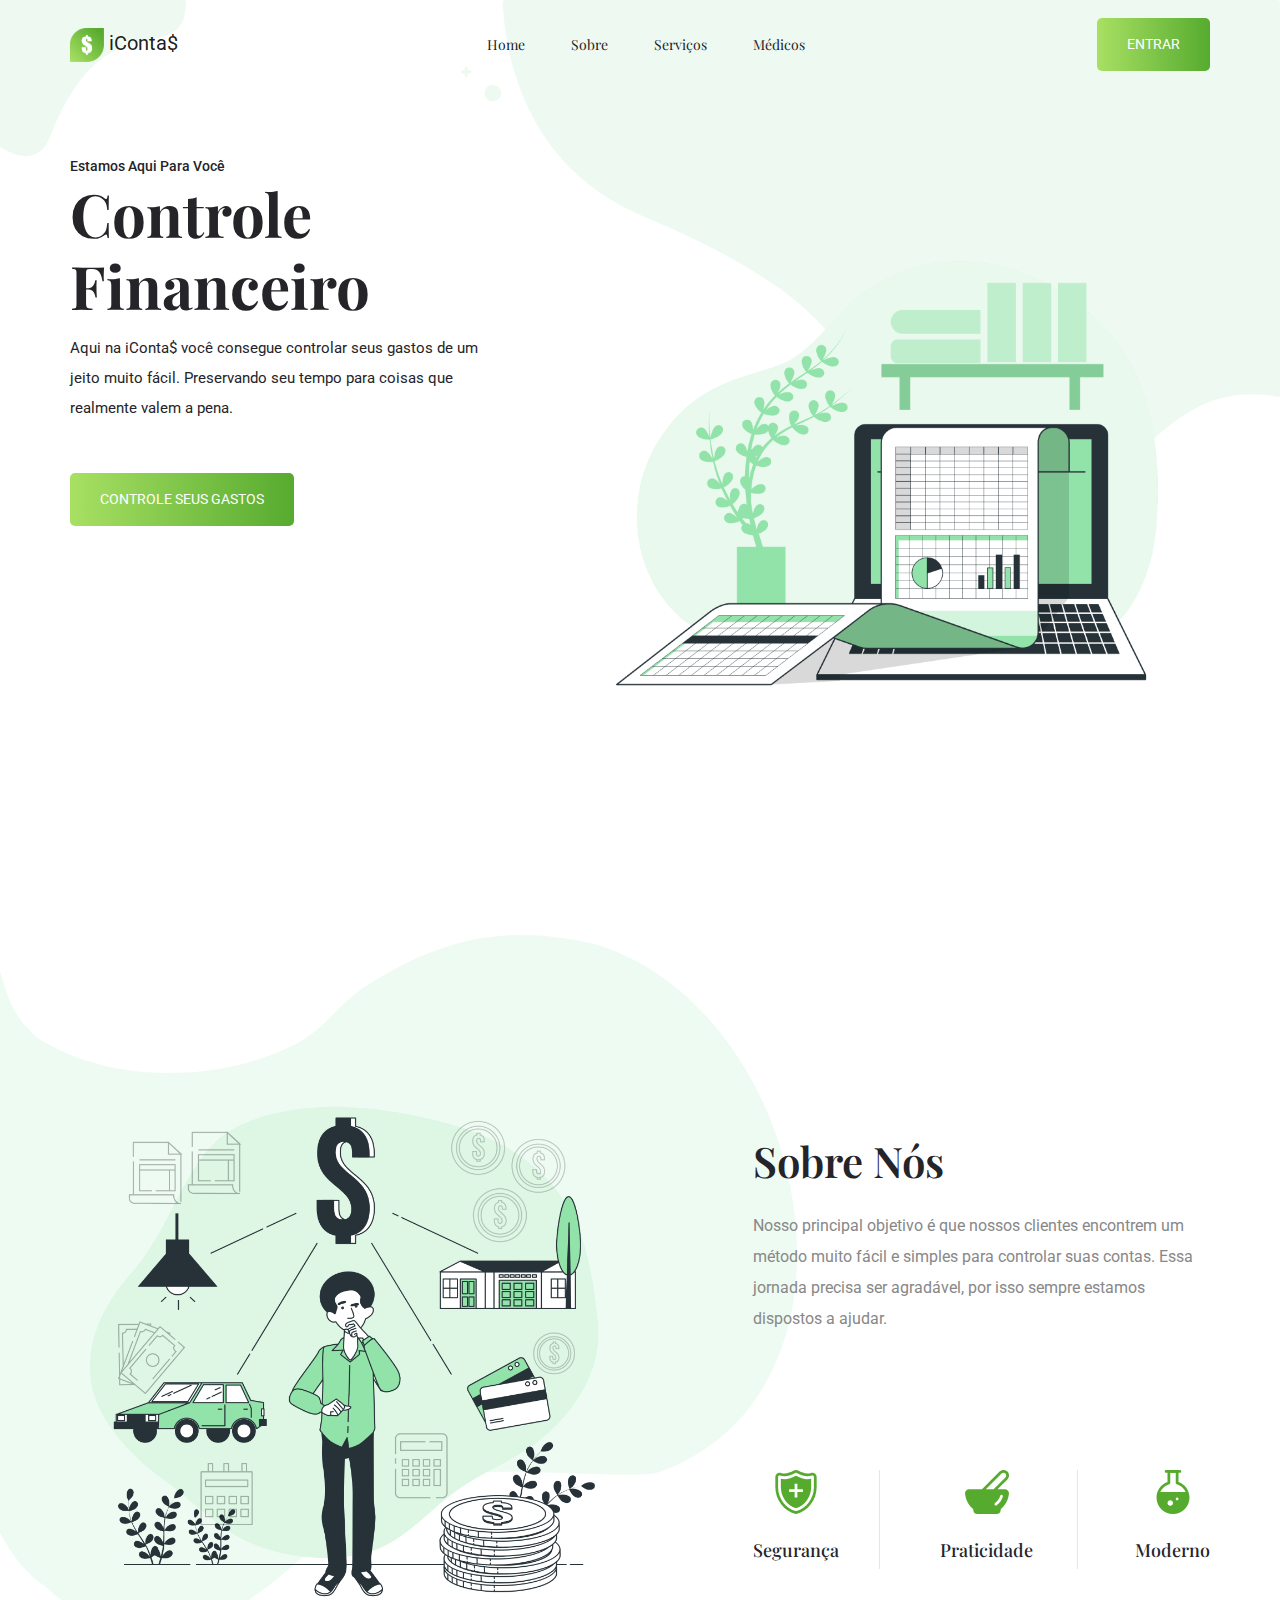
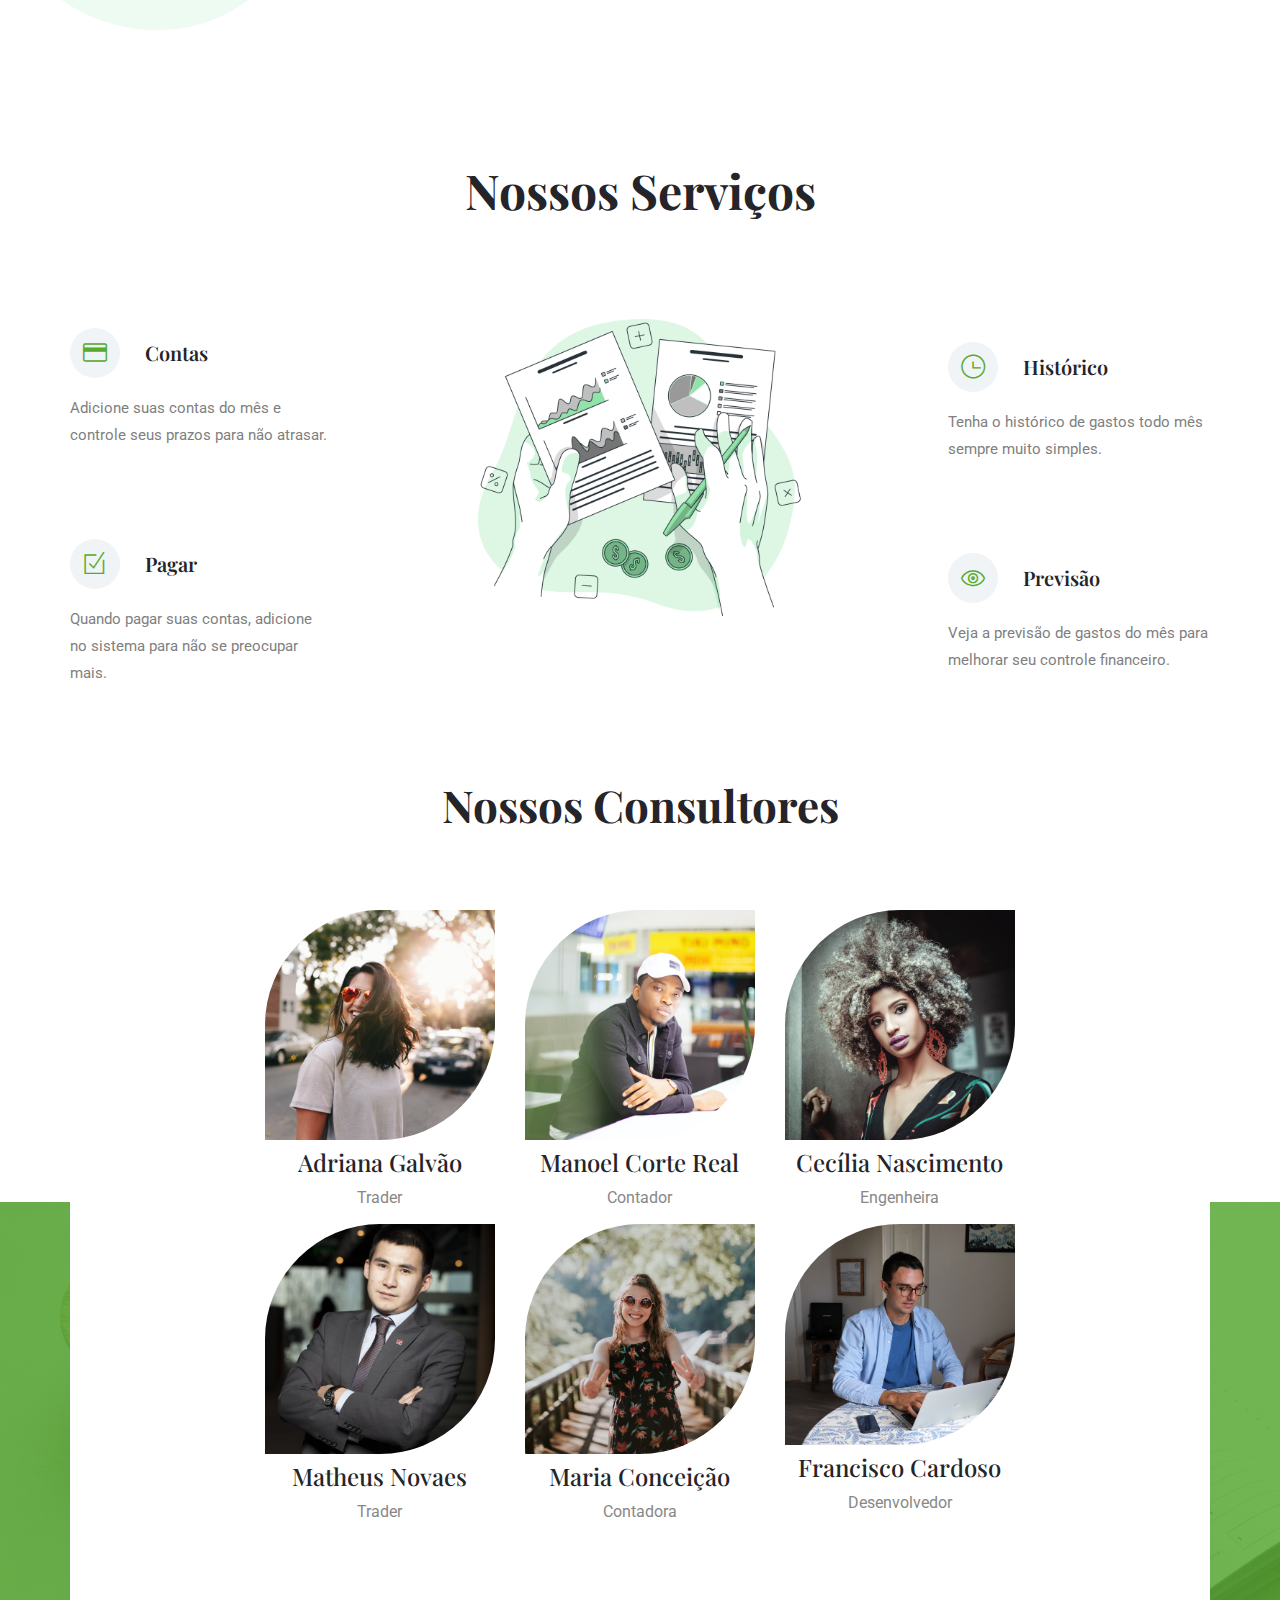
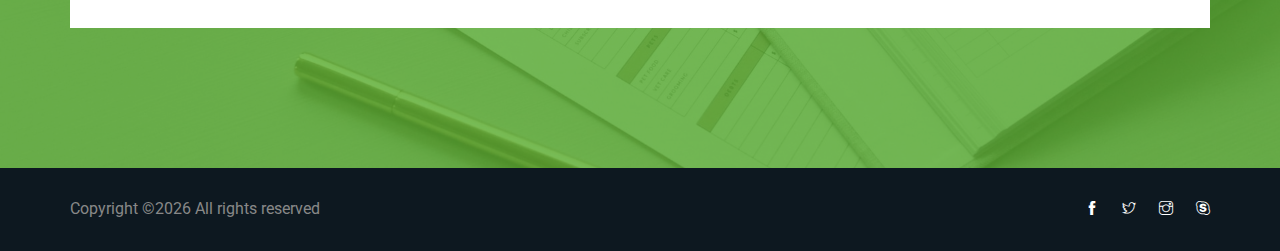
<file: templates/index.html>
<!DOCTYPE html>
<html>
    <head>
        <!-- Required meta tags -->
        <meta charset="utf-8">
        <meta name="viewport" content="width=device-width, initial-scale=1, shrink-to-fit=no">
        <meta name="description" content="Nosso principal objetivo é que nossos pacientes encontrem o médico perfeito e agende uma consulta do modo mais fácil possível. Essa jornada precisa ser agradável, por isso sempre estamos dispostos a ajudar." />
        <meta name="keywords" content="medico, agendar, consulta, online, agendar consulta, clinica"/>
        <meta name="author" content="Eduardo Nascimento"/>
        <title>iConta$ | Controle de Gastos</title>
        <link rel="icon" href="/static/img/landing/favicon.png">
        <!-- Bootstrap CSS -->
        <link rel="stylesheet" href="/static/css/bootstrap.min.css">
        <!-- themify CSS -->
        <link rel="stylesheet" href="/static/css/landing/themify-icons.css">
        <!-- style CSS -->
        <link rel="stylesheet" href="/static/css/landing/app.css">
    </head>
    <body>
        <!--::header part start::-->
        <header class="main_menu home_menu">
            <div class="container">
                <div class="row align-items-center">
                    <div class="col-lg-12">
                        <nav class="navbar navbar-expand-lg navbar-light">
                            <a class="navbar-brand" href="/"> <img src="/static/img/landing/logo.png" width="34"
                                    alt="logo"> iConta$
                            </a>
                            <button class="navbar-toggler" type="button" data-toggle="collapse"
                                data-target="#navbarSupportedContent" aria-controls="navbarSupportedContent"
                                aria-expanded="false" aria-label="Toggle navigation">
                                <span class="navbar-toggler-icon"></span>
                            </button>

                            <div class="collapse navbar-collapse main-menu-item justify-content-center"
                                id="navbarSupportedContent">
                                <ul class="navbar-nav align-items-center">
                                    <li class="nav-item active">
                                        <a class="nav-link" href="#">Home</a>
                                    </li>
                                    <li class="nav-item">
                                        <a class="nav-link" href="#about">Sobre</a>
                                    </li>
                                    <li class="nav-item">
                                        <a class="nav-link" href="#services">Serviços</a>
                                    </li>
                                    <li class="nav-item">
                                        <a class="nav-link" href="#doctors">Médicos</a>
                                    </li>
                                </ul>
                            </div>
                            <a class="btn_2 d-none d-lg-block" href="/login">Entrar</a>
                        </nav>
                    </div>
                </div>
            </div>
        </header>
        <!-- Header part end-->

        <!-- banner part start-->
        <section class="banner_part">
            <div class="container">
                <div class="row align-items-center">
                    <div class="col-lg-5 col-xl-5">
                        <div class="banner_text">
                            <div class="banner_text_iner">
                                <h5>Estamos aqui para você</h5>
                                <h1>Controle Financeiro</h1>
                                <p>Aqui na iConta$ você consegue controlar seus gastos
                                    de um jeito muito fácil. Preservando seu tempo
                                    para coisas que realmente valem a pena.</p>
                                <a href="/login" class="btn_2">Controle seus gastos</a>
                            </div>
                        </div>
                    </div>
                    <div class="col-lg-7">
                        <div class="banner_img">
                            <img src="/static/img/landing/header-image.png" alt="">
                        </div>
                    </div>
                </div>
            </div>
        </section>
        <!-- banner part start-->

        <!-- about us part start-->
        <section class="about_us padding_top" id="about">
            <div class="container">
                <div class="row justify-content-between align-items-center">
                    <div class="col-md-6 col-lg-6">
                        <div class="about_us_img">
                            <img src="/static/img/landing/about-image.png" alt="">
                        </div>
                    </div>
                    <div class="col-md-6 col-lg-5">
                        <div class="about_us_text">
                            <h2>Sobre Nós</h2>
                            <p>Nosso principal objetivo é que nossos clientes encontrem um método
                                muito fácil e simples para controlar suas contas. Essa jornada
                                precisa ser agradável, por isso sempre estamos dispostos a ajudar. </p>
                            <div class="banner_item">
                                <div class="single_item">
                                    <img src="/static/img/landing/icon/banner_1.svg" alt="">
                                    <h5>Segurança</h5>
                                </div>
                                <div class="single_item">
                                    <img src="/static/img/landing/icon/banner_2.svg" alt="">
                                    <h5>Praticidade</h5>
                                </div>
                                <div class="single_item">
                                    <img src="/static/img/landing/icon/banner_3.svg" alt="">
                                    <h5>Moderno</h5>
                                </div>
                            </div>
                        </div>
                    </div>
                </div>
            </div>
        </section>
        <!-- about us part end-->

        <!-- feature_part start-->
        <section class="feature_part" id="services">
            <div class="container">
                <div class="row justify-content-center">
                    <div class="col-xl-8">
                        <div class="section_tittle text-center">
                            <h2>Nossos Serviços</h2>
                        </div>
                    </div>
                </div>
                <div class="row justify-content-between align-items-center">
                    <div class="col-lg-3 col-sm-12">
                        <div class="single_feature">
                            <div class="single_feature_part">
                                <span class="single_feature_icon">
                                    <i class="ti-credit-card"></i>
                                </span>
                                <h4>Contas</h4>
                                <p>Adicione suas contas do mês
                                    e controle seus prazos para
                                    não atrasar.</p>
                            </div>
                        </div>
                        <div class="single_feature">
                            <div class="single_feature_part">
                                <span class="single_feature_icon">
                                    <i class="ti-check-box"></i>
                                </span>
                                <h4>Pagar</h4>
                                <p>Quando pagar suas contas,
                                    adicione no sistema para
                                    não se preocupar mais.</p>
                            </div>
                        </div>
                    </div>
                    <div class="col-lg-4 col-sm-12">
                        <div class="single_feature_img">
                            <img src="/static/img/landing/services-image.png" alt="">
                        </div>
                    </div>
                    <div class="col-lg-3 col-sm-12">
                        <div class="single_feature">
                            <div class="single_feature_part">
                                <span class="single_feature_icon">
                                    <i class="ti-time"></i>
                                </span>
                                <h4>Histórico</h4>
                                <p>Tenha o histórico de
                                    gastos todo mês sempre
                                    muito simples.
                                </p>
                            </div>
                        </div>
                        <div class="single_feature">
                            <div class="single_feature_part">
                                <span class="single_feature_icon">
                                    <i class="ti-eye"></i>
                                </span>
                                <h4>Previsão</h4>
                                <p>Veja a previsão de gastos
                                    do mês para melhorar seu
                                    controle financeiro.</p>
                            </div>
                        </div>
                    </div>
                </div>
            </div>
        </section>
        <!-- feature_part start-->

        <!-- our depertment part start-->
        <section class="our_depertment section_padding" id="doctors">
            <div class="container">
                <div class="row justify-content-center text-center">
                    <div class="col-xl-12">
                        <div class="depertment_content">
                            <div class="row justify-content-center">
                                <div class="col-xl-8">
                                    <h2>Nossos Consultores</h2>
                                    <div class="row">
                                        <div class="col-lg-4 col-sm-4">
                                            <img class="img-shape" src="/static/img/pictures/woman-1.jpg" alt="doctor">
                                            <h3>Adriana Galvão</h3>
                                            <p>Trader</p>
                                        </div>
                                        <div class="col-lg-4 col-sm-4">
                                            <img class="img-shape" src="/static/img/pictures/man-1.jpg" alt="doctor">
                                            <h3>Manoel Corte Real</h3>
                                            <p>Contador</p>
                                        </div>
                                        <div class="col-lg-4 col-sm-4">
                                            <img class="img-shape" src="/static/img/pictures/woman-2.jpg" alt="doctor">
                                            <h3>Cecília Nascimento</h3>
                                            <p>Engenheira</p>
                                        </div>
                                        <div class="col-lg-4 col-sm-4">
                                            <img class="img-shape" src="/static/img/pictures/man-2.jpg" alt="doctor">
                                            <h3>Matheus Novaes</h3>
                                            <p>Trader</p>
                                        </div>
                                        <div class="col-lg-4 col-sm-4">
                                            <img class="img-shape" src="/static/img/pictures/woman-3.jpg" alt="doctor">
                                            <h3>Maria Conceição</h3>
                                            <p>Contadora</p>
                                        </div>
                                        <div class="col-lg-4 col-sm-4">
                                            <img class="img-shape" src="/static/img/pictures/man-3.jpg" alt="doctor">
                                            <h3>Francisco Cardoso</h3>
                                            <p>Desenvolvedor</p>
                                        </div>
                                    </div>
                                </div>
                            </div>

                        </div>
                    </div>
                </div>
            </div>
        </section>
        <!-- our depertment part end-->

        <!-- footer part start-->
        <footer class="footer-area">
            <div class="copyright_part">
                <div class="container">
                    <div class="row align-items-center">
                        <p class="footer-text m-0 col-lg-8 col-md-12">
                            Copyright &copy;<script>
                                document.write(new Date().getFullYear());
                            </script> All rights reserved
                        </p>
                        <div class="col-lg-4 col-md-12 text-center text-lg-right footer-social">
                            <a href="#"><i class="ti-facebook"></i></a>
                            <a href="#"> <i class="ti-twitter"></i> </a>
                            <a href="#"><i class="ti-instagram"></i></a>
                            <a href="#"><i class="ti-skype"></i></a>
                        </div>
                    </div>
                </div>
            </div>
        </footer>
        <!-- footer part end-->

        <!-- jquery plugins here-->
        <script src="/static/js/landing/jquery-1.12.1.min.js"></script>
        <!-- custom js -->
        <script src="/static/js/landing/custom.js"></script>
    </body>
</html>
</file>
<file: static/css/landing/themify-icons.css>
@font-face {
	font-family: 'themify';
	src:url('../../fonts/landing/themify.eot?-fvbane');
	src:url('../../fonts/landing/themify.eot?#iefix-fvbane') format('embedded-opentype'),
		url('../../fonts/landing/themify.woff?-fvbane') format('woff'),
		url('../../fonts/landing/themify.ttf?-fvbane') format('truetype'),
		url('../../fonts/landing/themify.svg?-fvbane#themify') format('svg');
	font-weight: normal;
	font-style: normal;
}

[class^="ti-"], [class*=" ti-"] {
	font-family: 'themify';
	font-style: normal;
	font-weight: normal;
	font-variant: normal;
	text-transform: none;
	line-height: 1;

	/* Better Font Rendering =========== */
	-webkit-font-smoothing: antialiased;
	-moz-osx-font-smoothing: grayscale;
}

.ti-wand:before {
	content: "\e600";
}
.ti-volume:before {
	content: "\e601";
}
.ti-user:before {
	content: "\e602";
}
.ti-unlock:before {
	content: "\e603";
}
.ti-unlink:before {
	content: "\e604";
}
.ti-trash:before {
	content: "\e605";
}
.ti-thought:before {
	content: "\e606";
}
.ti-target:before {
	content: "\e607";
}
.ti-tag:before {
	content: "\e608";
}
.ti-tablet:before {
	content: "\e609";
}
.ti-star:before {
	content: "\e60a";
}
.ti-spray:before {
	content: "\e60b";
}
.ti-signal:before {
	content: "\e60c";
}
.ti-shopping-cart:before {
	content: "\e60d";
}
.ti-shopping-cart-full:before {
	content: "\e60e";
}
.ti-settings:before {
	content: "\e60f";
}
.ti-search:before {
	content: "\e610";
}
.ti-zoom-in:before {
	content: "\e611";
}
.ti-zoom-out:before {
	content: "\e612";
}
.ti-cut:before {
	content: "\e613";
}
.ti-ruler:before {
	content: "\e614";
}
.ti-ruler-pencil:before {
	content: "\e615";
}
.ti-ruler-alt:before {
	content: "\e616";
}
.ti-bookmark:before {
	content: "\e617";
}
.ti-bookmark-alt:before {
	content: "\e618";
}
.ti-reload:before {
	content: "\e619";
}
.ti-plus:before {
	content: "\e61a";
}
.ti-pin:before {
	content: "\e61b";
}
.ti-pencil:before {
	content: "\e61c";
}
.ti-pencil-alt:before {
	content: "\e61d";
}
.ti-paint-roller:before {
	content: "\e61e";
}
.ti-paint-bucket:before {
	content: "\e61f";
}
.ti-na:before {
	content: "\e620";
}
.ti-mobile:before {
	content: "\e621";
}
.ti-minus:before {
	content: "\e622";
}
.ti-medall:before {
	content: "\e623";
}
.ti-medall-alt:before {
	content: "\e624";
}
.ti-marker:before {
	content: "\e625";
}
.ti-marker-alt:before {
	content: "\e626";
}
.ti-arrow-up:before {
	content: "\e627";
}
.ti-arrow-right:before {
	content: "\e628";
}
.ti-arrow-left:before {
	content: "\e629";
}
.ti-arrow-down:before {
	content: "\e62a";
}
.ti-lock:before {
	content: "\e62b";
}
.ti-location-arrow:before {
	content: "\e62c";
}
.ti-link:before {
	content: "\e62d";
}
.ti-layout:before {
	content: "\e62e";
}
.ti-layers:before {
	content: "\e62f";
}
.ti-layers-alt:before {
	content: "\e630";
}
.ti-key:before {
	content: "\e631";
}
.ti-import:before {
	content: "\e632";
}
.ti-image:before {
	content: "\e633";
}
.ti-heart:before {
	content: "\e634";
}
.ti-heart-broken:before {
	content: "\e635";
}
.ti-hand-stop:before {
	content: "\e636";
}
.ti-hand-open:before {
	content: "\e637";
}
.ti-hand-drag:before {
	content: "\e638";
}
.ti-folder:before {
	content: "\e639";
}
.ti-flag:before {
	content: "\e63a";
}
.ti-flag-alt:before {
	content: "\e63b";
}
.ti-flag-alt-2:before {
	content: "\e63c";
}
.ti-eye:before {
	content: "\e63d";
}
.ti-export:before {
	content: "\e63e";
}
.ti-exchange-vertical:before {
	content: "\e63f";
}
.ti-desktop:before {
	content: "\e640";
}
.ti-cup:before {
	content: "\e641";
}
.ti-crown:before {
	content: "\e642";
}
.ti-comments:before {
	content: "\e643";
}
.ti-comment:before {
	content: "\e644";
}
.ti-comment-alt:before {
	content: "\e645";
}
.ti-close:before {
	content: "\e646";
}
.ti-clip:before {
	content: "\e647";
}
.ti-angle-up:before {
	content: "\e648";
}
.ti-angle-right:before {
	content: "\e649";
}
.ti-angle-left:before {
	content: "\e64a";
}
.ti-angle-down:before {
	content: "\e64b";
}
.ti-check:before {
	content: "\e64c";
}
.ti-check-box:before {
	content: "\e64d";
}
.ti-camera:before {
	content: "\e64e";
}
.ti-announcement:before {
	content: "\e64f";
}
.ti-brush:before {
	content: "\e650";
}
.ti-briefcase:before {
	content: "\e651";
}
.ti-bolt:before {
	content: "\e652";
}
.ti-bolt-alt:before {
	content: "\e653";
}
.ti-blackboard:before {
	content: "\e654";
}
.ti-bag:before {
	content: "\e655";
}
.ti-move:before {
	content: "\e656";
}
.ti-arrows-vertical:before {
	content: "\e657";
}
.ti-arrows-horizontal:before {
	content: "\e658";
}
.ti-fullscreen:before {
	content: "\e659";
}
.ti-arrow-top-right:before {
	content: "\e65a";
}
.ti-arrow-top-left:before {
	content: "\e65b";
}
.ti-arrow-circle-up:before {
	content: "\e65c";
}
.ti-arrow-circle-right:before {
	content: "\e65d";
}
.ti-arrow-circle-left:before {
	content: "\e65e";
}
.ti-arrow-circle-down:before {
	content: "\e65f";
}
.ti-angle-double-up:before {
	content: "\e660";
}
.ti-angle-double-right:before {
	content: "\e661";
}
.ti-angle-double-left:before {
	content: "\e662";
}
.ti-angle-double-down:before {
	content: "\e663";
}
.ti-zip:before {
	content: "\e664";
}
.ti-world:before {
	content: "\e665";
}
.ti-wheelchair:before {
	content: "\e666";
}
.ti-view-list:before {
	content: "\e667";
}
.ti-view-list-alt:before {
	content: "\e668";
}
.ti-view-grid:before {
	content: "\e669";
}
.ti-uppercase:before {
	content: "\e66a";
}
.ti-upload:before {
	content: "\e66b";
}
.ti-underline:before {
	content: "\e66c";
}
.ti-truck:before {
	content: "\e66d";
}
.ti-timer:before {
	content: "\e66e";
}
.ti-ticket:before {
	content: "\e66f";
}
.ti-thumb-up:before {
	content: "\e670";
}
.ti-thumb-down:before {
	content: "\e671";
}
.ti-text:before {
	content: "\e672";
}
.ti-stats-up:before {
	content: "\e673";
}
.ti-stats-down:before {
	content: "\e674";
}
.ti-split-v:before {
	content: "\e675";
}
.ti-split-h:before {
	content: "\e676";
}
.ti-smallcap:before {
	content: "\e677";
}
.ti-shine:before {
	content: "\e678";
}
.ti-shift-right:before {
	content: "\e679";
}
.ti-shift-left:before {
	content: "\e67a";
}
.ti-shield:before {
	content: "\e67b";
}
.ti-notepad:before {
	content: "\e67c";
}
.ti-server:before {
	content: "\e67d";
}
.ti-quote-right:before {
	content: "\e67e";
}
.ti-quote-left:before {
	content: "\e67f";
}
.ti-pulse:before {
	content: "\e680";
}
.ti-printer:before {
	content: "\e681";
}
.ti-power-off:before {
	content: "\e682";
}
.ti-plug:before {
	content: "\e683";
}
.ti-pie-chart:before {
	content: "\e684";
}
.ti-paragraph:before {
	content: "\e685";
}
.ti-panel:before {
	content: "\e686";
}
.ti-package:before {
	content: "\e687";
}
.ti-music:before {
	content: "\e688";
}
.ti-music-alt:before {
	content: "\e689";
}
.ti-mouse:before {
	content: "\e68a";
}
.ti-mouse-alt:before {
	content: "\e68b";
}
.ti-money:before {
	content: "\e68c";
}
.ti-microphone:before {
	content: "\e68d";
}
.ti-menu:before {
	content: "\e68e";
}
.ti-menu-alt:before {
	content: "\e68f";
}
.ti-map:before {
	content: "\e690";
}
.ti-map-alt:before {
	content: "\e691";
}
.ti-loop:before {
	content: "\e692";
}
.ti-location-pin:before {
	content: "\e693";
}
.ti-list:before {
	content: "\e694";
}
.ti-light-bulb:before {
	content: "\e695";
}
.ti-Italic:before {
	content: "\e696";
}
.ti-info:before {
	content: "\e697";
}
.ti-infinite:before {
	content: "\e698";
}
.ti-id-badge:before {
	content: "\e699";
}
.ti-hummer:before {
	content: "\e69a";
}
.ti-home:before {
	content: "\e69b";
}
.ti-help:before {
	content: "\e69c";
}
.ti-headphone:before {
	content: "\e69d";
}
.ti-harddrives:before {
	content: "\e69e";
}
.ti-harddrive:before {
	content: "\e69f";
}
.ti-gift:before {
	content: "\e6a0";
}
.ti-game:before {
	content: "\e6a1";
}
.ti-filter:before {
	content: "\e6a2";
}
.ti-files:before {
	content: "\e6a3";
}
.ti-file:before {
	content: "\e6a4";
}
.ti-eraser:before {
	content: "\e6a5";
}
.ti-envelope:before {
	content: "\e6a6";
}
.ti-download:before {
	content: "\e6a7";
}
.ti-direction:before {
	content: "\e6a8";
}
.ti-direction-alt:before {
	content: "\e6a9";
}
.ti-dashboard:before {
	content: "\e6aa";
}
.ti-control-stop:before {
	content: "\e6ab";
}
.ti-control-shuffle:before {
	content: "\e6ac";
}
.ti-control-play:before {
	content: "\e6ad";
}
.ti-control-pause:before {
	content: "\e6ae";
}
.ti-control-forward:before {
	content: "\e6af";
}
.ti-control-backward:before {
	content: "\e6b0";
}
.ti-cloud:before {
	content: "\e6b1";
}
.ti-cloud-up:before {
	content: "\e6b2";
}
.ti-cloud-down:before {
	content: "\e6b3";
}
.ti-clipboard:before {
	content: "\e6b4";
}
.ti-car:before {
	content: "\e6b5";
}
.ti-calendar:before {
	content: "\e6b6";
}
.ti-book:before {
	content: "\e6b7";
}
.ti-bell:before {
	content: "\e6b8";
}
.ti-basketball:before {
	content: "\e6b9";
}
.ti-bar-chart:before {
	content: "\e6ba";
}
.ti-bar-chart-alt:before {
	content: "\e6bb";
}
.ti-back-right:before {
	content: "\e6bc";
}
.ti-back-left:before {
	content: "\e6bd";
}
.ti-arrows-corner:before {
	content: "\e6be";
}
.ti-archive:before {
	content: "\e6bf";
}
.ti-anchor:before {
	content: "\e6c0";
}
.ti-align-right:before {
	content: "\e6c1";
}
.ti-align-left:before {
	content: "\e6c2";
}
.ti-align-justify:before {
	content: "\e6c3";
}
.ti-align-center:before {
	content: "\e6c4";
}
.ti-alert:before {
	content: "\e6c5";
}
.ti-alarm-clock:before {
	content: "\e6c6";
}
.ti-agenda:before {
	content: "\e6c7";
}
.ti-write:before {
	content: "\e6c8";
}
.ti-window:before {
	content: "\e6c9";
}
.ti-widgetized:before {
	content: "\e6ca";
}
.ti-widget:before {
	content: "\e6cb";
}
.ti-widget-alt:before {
	content: "\e6cc";
}
.ti-wallet:before {
	content: "\e6cd";
}
.ti-video-clapper:before {
	content: "\e6ce";
}
.ti-video-camera:before {
	content: "\e6cf";
}
.ti-vector:before {
	content: "\e6d0";
}
.ti-themify-logo:before {
	content: "\e6d1";
}
.ti-themify-favicon:before {
	content: "\e6d2";
}
.ti-themify-favicon-alt:before {
	content: "\e6d3";
}
.ti-support:before {
	content: "\e6d4";
}
.ti-stamp:before {
	content: "\e6d5";
}
.ti-split-v-alt:before {
	content: "\e6d6";
}
.ti-slice:before {
	content: "\e6d7";
}
.ti-shortcode:before {
	content: "\e6d8";
}
.ti-shift-right-alt:before {
	content: "\e6d9";
}
.ti-shift-left-alt:before {
	content: "\e6da";
}
.ti-ruler-alt-2:before {
	content: "\e6db";
}
.ti-receipt:before {
	content: "\e6dc";
}
.ti-pin2:before {
	content: "\e6dd";
}
.ti-pin-alt:before {
	content: "\e6de";
}
.ti-pencil-alt2:before {
	content: "\e6df";
}
.ti-palette:before {
	content: "\e6e0";
}
.ti-more:before {
	content: "\e6e1";
}
.ti-more-alt:before {
	content: "\e6e2";
}
.ti-microphone-alt:before {
	content: "\e6e3";
}
.ti-magnet:before {
	content: "\e6e4";
}
.ti-line-double:before {
	content: "\e6e5";
}
.ti-line-dotted:before {
	content: "\e6e6";
}
.ti-line-dashed:before {
	content: "\e6e7";
}
.ti-layout-width-full:before {
	content: "\e6e8";
}
.ti-layout-width-default:before {
	content: "\e6e9";
}
.ti-layout-width-default-alt:before {
	content: "\e6ea";
}
.ti-layout-tab:before {
	content: "\e6eb";
}
.ti-layout-tab-window:before {
	content: "\e6ec";
}
.ti-layout-tab-v:before {
	content: "\e6ed";
}
.ti-layout-tab-min:before {
	content: "\e6ee";
}
.ti-layout-slider:before {
	content: "\e6ef";
}
.ti-layout-slider-alt:before {
	content: "\e6f0";
}
.ti-layout-sidebar-right:before {
	content: "\e6f1";
}
.ti-layout-sidebar-none:before {
	content: "\e6f2";
}
.ti-layout-sidebar-left:before {
	content: "\e6f3";
}
.ti-layout-placeholder:before {
	content: "\e6f4";
}
.ti-layout-menu:before {
	content: "\e6f5";
}
.ti-layout-menu-v:before {
	content: "\e6f6";
}
.ti-layout-menu-separated:before {
	content: "\e6f7";
}
.ti-layout-menu-full:before {
	content: "\e6f8";
}
.ti-layout-media-right-alt:before {
	content: "\e6f9";
}
.ti-layout-media-right:before {
	content: "\e6fa";
}
.ti-layout-media-overlay:before {
	content: "\e6fb";
}
.ti-layout-media-overlay-alt:before {
	content: "\e6fc";
}
.ti-layout-media-overlay-alt-2:before {
	content: "\e6fd";
}
.ti-layout-media-left-alt:before {
	content: "\e6fe";
}
.ti-layout-media-left:before {
	content: "\e6ff";
}
.ti-layout-media-center-alt:before {
	content: "\e700";
}
.ti-layout-media-center:before {
	content: "\e701";
}
.ti-layout-list-thumb:before {
	content: "\e702";
}
.ti-layout-list-thumb-alt:before {
	content: "\e703";
}
.ti-layout-list-post:before {
	content: "\e704";
}
.ti-layout-list-large-image:before {
	content: "\e705";
}
.ti-layout-line-solid:before {
	content: "\e706";
}
.ti-layout-grid4:before {
	content: "\e707";
}
.ti-layout-grid3:before {
	content: "\e708";
}
.ti-layout-grid2:before {
	content: "\e709";
}
.ti-layout-grid2-thumb:before {
	content: "\e70a";
}
.ti-layout-cta-right:before {
	content: "\e70b";
}
.ti-layout-cta-left:before {
	content: "\e70c";
}
.ti-layout-cta-center:before {
	content: "\e70d";
}
.ti-layout-cta-btn-right:before {
	content: "\e70e";
}
.ti-layout-cta-btn-left:before {
	content: "\e70f";
}
.ti-layout-column4:before {
	content: "\e710";
}
.ti-layout-column3:before {
	content: "\e711";
}
.ti-layout-column2:before {
	content: "\e712";
}
.ti-layout-accordion-separated:before {
	content: "\e713";
}
.ti-layout-accordion-merged:before {
	content: "\e714";
}
.ti-layout-accordion-list:before {
	content: "\e715";
}
.ti-ink-pen:before {
	content: "\e716";
}
.ti-info-alt:before {
	content: "\e717";
}
.ti-help-alt:before {
	content: "\e718";
}
.ti-headphone-alt:before {
	content: "\e719";
}
.ti-hand-point-up:before {
	content: "\e71a";
}
.ti-hand-point-right:before {
	content: "\e71b";
}
.ti-hand-point-left:before {
	content: "\e71c";
}
.ti-hand-point-down:before {
	content: "\e71d";
}
.ti-gallery:before {
	content: "\e71e";
}
.ti-face-smile:before {
	content: "\e71f";
}
.ti-face-sad:before {
	content: "\e720";
}
.ti-credit-card:before {
	content: "\e721";
}
.ti-control-skip-forward:before {
	content: "\e722";
}
.ti-control-skip-backward:before {
	content: "\e723";
}
.ti-control-record:before {
	content: "\e724";
}
.ti-control-eject:before {
	content: "\e725";
}
.ti-comments-smiley:before {
	content: "\e726";
}
.ti-brush-alt:before {
	content: "\e727";
}
.ti-youtube:before {
	content: "\e728";
}
.ti-vimeo:before {
	content: "\e729";
}
.ti-twitter:before {
	content: "\e72a";
}
.ti-time:before {
	content: "\e72b";
}
.ti-tumblr:before {
	content: "\e72c";
}
.ti-skype:before {
	content: "\e72d";
}
.ti-share:before {
	content: "\e72e";
}
.ti-share-alt:before {
	content: "\e72f";
}
.ti-rocket:before {
	content: "\e730";
}
.ti-pinterest:before {
	content: "\e731";
}
.ti-new-window:before {
	content: "\e732";
}
.ti-microsoft:before {
	content: "\e733";
}
.ti-list-ol:before {
	content: "\e734";
}
.ti-linkedin:before {
	content: "\e735";
}
.ti-layout-sidebar-2:before {
	content: "\e736";
}
.ti-layout-grid4-alt:before {
	content: "\e737";
}
.ti-layout-grid3-alt:before {
	content: "\e738";
}
.ti-layout-grid2-alt:before {
	content: "\e739";
}
.ti-layout-column4-alt:before {
	content: "\e73a";
}
.ti-layout-column3-alt:before {
	content: "\e73b";
}
.ti-layout-column2-alt:before {
	content: "\e73c";
}
.ti-instagram:before {
	content: "\e73d";
}
.ti-google:before {
	content: "\e73e";
}
.ti-github:before {
	content: "\e73f";
}
.ti-flickr:before {
	content: "\e740";
}
.ti-facebook:before {
	content: "\e741";
}
.ti-dropbox:before {
	content: "\e742";
}
.ti-dribbble:before {
	content: "\e743";
}
.ti-apple:before {
	content: "\e744";
}
.ti-android:before {
	content: "\e745";
}
.ti-save:before {
	content: "\e746";
}
.ti-save-alt:before {
	content: "\e747";
}
.ti-yahoo:before {
	content: "\e748";
}
.ti-wordpress:before {
	content: "\e749";
}
.ti-vimeo-alt:before {
	content: "\e74a";
}
.ti-twitter-alt:before {
	content: "\e74b";
}
.ti-tumblr-alt:before {
	content: "\e74c";
}
.ti-trello:before {
	content: "\e74d";
}
.ti-stack-overflow:before {
	content: "\e74e";
}
.ti-soundcloud:before {
	content: "\e74f";
}
.ti-sharethis:before {
	content: "\e750";
}
.ti-sharethis-alt:before {
	content: "\e751";
}
.ti-reddit:before {
	content: "\e752";
}
.ti-pinterest-alt:before {
	content: "\e753";
}
.ti-microsoft-alt:before {
	content: "\e754";
}
.ti-linux:before {
	content: "\e755";
}
.ti-jsfiddle:before {
	content: "\e756";
}
.ti-joomla:before {
	content: "\e757";
}
.ti-html5:before {
	content: "\e758";
}
.ti-flickr-alt:before {
	content: "\e759";
}
.ti-email:before {
	content: "\e75a";
}
.ti-drupal:before {
	content: "\e75b";
}
.ti-dropbox-alt:before {
	content: "\e75c";
}
.ti-css3:before {
	content: "\e75d";
}
.ti-rss:before {
	content: "\e75e";
}
.ti-rss-alt:before {
	content: "\e75f";
}
</file>
<file: static/css/landing/app.css>
@import url(https://fonts.googleapis.com/css?family=Playfair+Display:400,700|Roboto:300,400,500,700&display=swap);.btn_1,.btn_2{background-image:linear-gradient(90deg,#a8e063,#56ab2f,#a8e063)}body{font-family:Roboto,sans-serif;padding:0;margin:0;font-size:14px}.message_submit_form:focus{outline:none}input:focus,input:hover{outline:none!important}.gray_bg{background-color:#f7f7f7}.section_padding{padding:140px 0}@media only screen and (min-width:992px) and (max-width:1200px){.section_padding{padding:80px 0}}@media only screen and (min-width:768px) and (max-width:991px){.section_padding{padding:70px 0}}@media (max-width:576px){.section_padding{padding:70px 0}}@media only screen and (min-width:576px) and (max-width:767px){.section_padding{padding:70px 0}}.single_padding_top{padding-top:140px!important}@media only screen and (min-width:992px) and (max-width:1200px){.single_padding_top{padding-top:70px!important}}@media only screen and (min-width:768px) and (max-width:991px){.single_padding_top{padding-top:70px!important}}@media (max-width:576px){.single_padding_top{padding-top:70px!important}}@media only screen and (min-width:576px) and (max-width:767px){.single_padding_top{padding-top:80px!important}}.padding_top{padding-top:140px}@media only screen and (min-width:992px) and (max-width:1200px){.padding_top{padding-top:80px}}@media only screen and (min-width:768px) and (max-width:991px){.padding_top{padding-top:70px}}@media (max-width:576px){.padding_top{padding-top:70px}}@media only screen and (min-width:576px) and (max-width:767px){.padding_top{padding-top:70px}}.padding_bottom{padding-bottom:140px}@media only screen and (min-width:992px) and (max-width:1200px){.padding_bottom{padding-bottom:80px}}@media only screen and (min-width:768px) and (max-width:991px){.padding_bottom{padding-bottom:70px}}@media (max-width:576px){.padding_bottom{padding-bottom:70px}}@media only screen and (min-width:576px) and (max-width:767px){.padding_bottom{padding-bottom:70px}}a{transition:.5s}a,a:hover{text-decoration:none}a:hover{outline:none}h1,h2,h3,h4,h5,h6{color:#242429;font-family:Playfair Display,serif}p{color:#666;font-family:Roboto,sans-serif;line-height:1.929;font-size:16px;margin-bottom:0;color:#888}h2{font-size:44px;line-height:28px;color:#242429;font-weight:600;line-height:1.222}@media (max-width:576px){h2{font-size:22px;line-height:25px}}@media only screen and (min-width:576px) and (max-width:767px){h2{font-size:24px;line-height:25px}}h3{font-size:24px;line-height:25px}@media (max-width:576px){h3{font-size:20px}}h5{font-size:18px;line-height:22px}img{max-width:100%}.btn:focus,.button:focus,a:focus,button:focus{text-decoration:none;outline:none;box-shadow:none;transition:1s}.section_tittle{margin-bottom:84px}@media (max-width:576px){.section_tittle{margin-bottom:50px}}@media only screen and (min-width:576px) and (max-width:767px){.section_tittle{margin-bottom:50px}}@media only screen and (min-width:768px) and (max-width:991px){.section_tittle{font-size:50px;margin-bottom:50px}}@media only screen and (min-width:992px) and (max-width:1200px){.section_tittle{margin-bottom:50px}}.section_tittle h2{font-size:48px;color:#242429;line-height:40px;font-weight:700;position:relative;margin-bottom:28px}@media (max-width:991px){.section_tittle h2{font-size:25px;line-height:35px;margin-bottom:10px}}@media only screen and (min-width:992px) and (max-width:1200px){.section_tittle h2{font-size:35px;line-height:40px;margin-bottom:10px}}.section_tittle p{color:#7f7f7f;font-weight:500;text-transform:capitalize;margin-bottom:26px;font-size:14px}@media (max-width:576px){.section_tittle p{margin-bottom:10px}}@media only screen and (min-width:576px) and (max-width:767px){.section_tittle p{margin-bottom:10px}}@media only screen and (min-width:768px) and (max-width:991px){.section_tittle p{margin-bottom:10px}}@media only screen and (min-width:992px) and (max-width:1200px){.section_tittle p{margin-bottom:10px}}ul{list-style:none;margin:0;padding:0}.mb_110{margin-bottom:110px}@media (max-width:576px){.mb_110{margin-bottom:220px}}.mt_130{margin-top:130px}@media (max-width:576px){.mt_130{margin-top:70px}}@media only screen and (min-width:576px) and (max-width:767px){.mt_130{margin-top:70px}}@media only screen and (min-width:768px) and (max-width:991px){.mt_130{margin-top:70px}}@media only screen and (min-width:992px) and (max-width:1200px){.mt_130{margin-top:70px}}.mb_130{margin-bottom:130px}@media (max-width:576px){.mb_130{margin-bottom:70px}}@media only screen and (min-width:576px) and (max-width:767px){.mb_130{margin-bottom:70px}}@media only screen and (min-width:768px) and (max-width:991px){.mb_130{margin-bottom:70px}}@media only screen and (min-width:992px) and (max-width:1200px){.mb_130{margin-bottom:70px}}.padding_less_40{margin-bottom:-50px}.z_index{z-index:9!important;position:relative}@media only screen and (min-width:1200px) and (max-width:3640px){.container{max-width:1170px}}@media (max-width:1200px){[class*=hero-ani-]{display:none!important}}.form-control:focus{box-shadow:none}.submit_btn{width:auto;display:inline-block;background:#fff;padding:0 50px;color:#fff;font-size:13px;font-weight:500;line-height:50px;border-radius:5px;outline:none!important;box-shadow:none!important;text-align:center;border:1px solid #edeff2;cursor:pointer;transition:.5s}.submit_btn:hover{background:transparent}.btn_1{display:inline-block;padding:10.5px 36px;font-size:14px;color:#000;transition:all .4s ease-in-out;text-transform:capitalize;border:1px solid #e4e6ea;border-radius:2px;font-family:Playfair Display,serif}.btn_1,.btn_1:hover{background-size:200% auto}.btn_1:hover{background-color:#0065e1!important;color:#fff}@media (max-width:576px){.btn_1{padding:10px 30px;margin-top:25px}}@media only screen and (min-width:576px) and (max-width:767px){.btn_1{padding:10px 30px;margin-top:30px}}@media only screen and (min-width:768px) and (max-width:991px){.btn_1{padding:10px 30px;margin-top:30px}}.btn_2{padding:16px 30px;text-align:center;font-size:14px;color:#fff;transition:all .4s ease-in-out;text-transform:uppercase;border-radius:2px;font-family:Roboto,sans-serif;background-size:200% auto;border-radius:5px;display:inline-block}.btn_2:hover{color:#fff;background-position:100%}.button{display:inline-block;font-size:15px;font-weight:500;padding:12px 54px;border-radius:4px;color:#fff;border:1px solid #edeff2;text-transform:uppercase;background-color:#0065e1;cursor:pointer;transition:.5s}@media (max-width:767px){.button{font-size:13px;padding:9px 24px}}.button:hover{color:#fff}.button-link{letter-spacing:0;color:#a8e063;border:0;padding:0}.button-link:hover{background:transparent;color:#56ab2f}.button-header{color:#fff;border-color:#edeff2}.button-header:hover{background:#b8024c;color:#fff}.button-contactForm{color:#fff;border-color:#edeff2;padding:12px 25px}.our_depertment{background-image:url(/static/img/landing/footer-image.jpg);background-position:50%;background-repeat:no-repeat;background-size:cover;position:relative;z-index:1}@media (max-width:991px){.our_depertment{padding:70px 0 30px}}.our_depertment:after{position:absolute;content:"";left:0;top:0;width:100%;height:100%;background-color:#56ab2f;opacity:.8;z-index:-1}.our_depertment .depertment_content{background-color:#fff;padding:100px 0;margin-top:-652px}@media (max-width:991px){.our_depertment .depertment_content{margin-top:0;background-color:transparent;padding:0}}@media only screen and (min-width:992px) and (max-width:1200px){.our_depertment .depertment_content{margin-top:-170px;padding:80px 15px 20px}}.our_depertment .depertment_content h2{font-size:44px;line-height:30px;font-weight:700;margin-bottom:80px}@media (max-width:991px){.our_depertment .depertment_content h2{margin-bottom:60px;color:#fff;line-height:50px}}@media only screen and (min-width:992px) and (max-width:1200px){.our_depertment .depertment_content h2{font-size:35px}}.our_depertment .single_our_depertment{position:relative;border:1px solid #f2f6f8;padding:60px 15px 32px;margin-bottom:60px;transition:1s}@media (max-width:991px){.our_depertment .single_our_depertment{margin-top:0;background-color:#fff;margin-bottom:40px}}.our_depertment .single_our_depertment .our_depertment_icon{height:50px;width:50px;background-color:#f2f6f8;display:inline-block;line-height:50px;border-radius:50%;position:absolute;left:0;right:0;margin:0 auto;top:-25px}.our_depertment .single_our_depertment .our_depertment_icon img{max-width:25px}.our_depertment .single_our_depertment h4{font-size:22px;font-weight:500;line-height:17px;margin-bottom:27px;transition:1s}.our_depertment .single_our_depertment p{transition:1s}.our_depertment .single_our_depertment:hover{background-color:#0065e1;border:1px solid #0065e1}.our_depertment .single_our_depertment:hover h4,.our_depertment .single_our_depertment:hover p{color:#fff}.single_pepertment_page{margin-top:520px}@media (max-width:991px){.single_pepertment_page{margin-top:70px}}@media only screen and (min-width:992px) and (max-width:1200px){.single_pepertment_page{margin-top:150px}}.img-shape{border-radius:50% 0 50% 0;margin: 10px 0;}.home_menu{position:absolute;left:0;top:0;width:100%;z-index:999}.main_menu .navbar-brand{padding:0!important}@media (max-width:576px){.main_menu .navbar-brand{max-width:120px}}@media only screen and (min-width:576px) and (max-width:767px){.main_menu .navbar-brand{max-width:130px}}.main_menu .navbar-toggler{position:relative;z-index:1}.main_menu .navbar-toggler:after{position:absolute;content:"";width:100%;height:100%;top:0;left:0;z-index:-1;background-size:200% auto}.main_menu .navbar{padding:0}@media (max-width:576px){.main_menu .navbar{padding:15px 0}}@media only screen and (min-width:576px) and (max-width:767px){.main_menu .navbar{padding:15px 0}}.main_menu .main-menu-item{text-align:center;justify-content:center}@media only screen and (min-width:992px) and (max-width:1200px){.main_menu .main-menu-item{padding-left:25px}}.main_menu .main-menu-item ul li .nav-link{color:#242429;font-size:14px;padding:38px 23px;font-family:Playfair Display,serif;line-height:13px;text-transform:capitalize}@media only screen and (min-width:992px) and (max-width:1200px){.main_menu .main-menu-item ul li .nav-link{padding:35px 16px}}.main_menu .main-menu-item ul li .nav-link:hover{color:#0065e1}.main_menu .btn_1{padding:8.5px 34px;margin-left:65px}.dropdown-menu{border:0 solid rgba(0,0,0,.15)!important;background-color:#fafafa}.dropdown .dropdown-menu{transition:all .5s;overflow:hidden;transform-origin:top center;transform:scaleY(0);display:block;margin-top:-1px}.dropdown .dropdown-menu .dropdown-item{font-size:14px;padding:9px 18px!important;color:#000!important;text-transform:capitalize}.dropdown .dropdown-menu .dropdown-item:hover{color:#0065e1!important}.dropdown:hover .dropdown-menu{transform:scale(1)}@media (max-width:991px){.single_page_menu .navbar-collapse ul li .nav-link{color:#000!important}.main_menu .navbar{padding:15px 0}.navbar-light .navbar-toggler{border-color:transparent;padding:0}.navbar-collapse{z-index:9999!important;position:absolute;left:0;top:62px;width:100%;background-color:#fff;text-align:center!important;box-shadow:0 11px 9px -5px rgba(0,0,0,.2)}.main_menu .main-menu-item{text-align:left!important}.main_menu .main-menu-item .nav-item,.main_menu .main-menu-item .nav-item a{padding:5px 15px!important}.navbar-nav{align-items:start!important}.dropdown .dropdown-menu{transform:scaleY(0);display:none;margin-top:10px}.dropdown:hover .dropdown-menu{transform:scale(1);display:block;color:#0065e1}.dropdown .dropdown-item:hover{color:#0065e1!important}}.single_page_menu .logo_2{display:none}.single_page_menu .logo_1{display:inherit}.single_page_menu .main-menu-item ul li .nav-link{color:#fff;font-size:15px;padding:0 24px;font-family:Roboto,sans-serif}@media only screen and (min-width:992px) and (max-width:1200px){.single_page_menu .main-menu-item ul li .nav-link{padding:0 16px}}.menu_fixed{position:fixed;z-index:9999!important;width:100%;background-color:#fff;box-shadow:0 10px 15px rgba(0,0,0,.05);top:0}.menu_fixed .logo_2{display:inherit}.menu_fixed .logo_1{display:none}.menu_fixed .main-menu-item ul li .nav-link{color:#000}.banner_part{height:935px;position:relative;overflow:hidden;background-image:url(/static/img/landing/blob-bg1.svg);background-repeat:no-repeat;}@media (max-width:991px){.banner_part{background-image:none;background-color:#f7f7f7;height:650px}}@media only screen and (min-width:992px) and (max-width:1200px){.banner_part{height:650px}}.banner_part .banner_text{display:table;width:100%;height:935px}.banner_part .banner_text .banner_text_iner{display:table-cell;padding-top:155px}@media (max-width:991px){.banner_part .banner_text .banner_text_iner{vertical-align:middle;padding-top:0}}@media only screen and (min-width:992px) and (max-width:1200px){.banner_part .banner_text .banner_text_iner{padding-top:100px}}@media (max-width:576px){.banner_part .banner_text{text-align:center;padding-top:0;height:650px}}@media only screen and (min-width:576px) and (max-width:767px){.banner_part .banner_text{text-align:center;padding-top:0;height:650px}}@media only screen and (min-width:768px) and (max-width:991px){.banner_part .banner_text{text-align:center;padding-top:0;height:650px}}@media only screen and (min-width:992px) and (max-width:1200px){.banner_part .banner_text{height:650px}}.banner_part .banner_text h5{font-size:14px;text-transform:capitalize;font-weight:500;color:#242429;margin-bottom:0;font-family:Roboto,sans-serif}.banner_part .banner_text h1{font-size:60px;text-transform:capitalize;font-weight:700;margin-bottom:12px;line-height:1.2}@media (max-width:576px){.banner_part .banner_text h1{font-size:25px;margin-bottom:15px;line-height:1.3}}@media only screen and (min-width:576px) and (max-width:767px){.banner_part .banner_text h1{font-size:40px;margin-bottom:15px;line-height:1.3}}@media only screen and (min-width:768px) and (max-width:991px){.banner_part .banner_text h1{font-size:40px;margin-bottom:15px;line-height:1.3}}@media only screen and (min-width:992px) and (max-width:1200px){.banner_part .banner_text h1{font-size:40px;margin-bottom:15px;line-height:1.4}}.banner_part .banner_text h1 span{color:#0065e1}.banner_part .banner_text p{font-size:15px;line-height:30px;font-family:Roboto,sans-serif;color:#242429;padding-right:20px}.banner_part .banner_text .btn_2{margin-top:50px}@media (max-width:991px){.banner_part .banner_text .btn_2{margin-top:20px}}@media only screen and (min-width:992px) and (max-width:1200px){.banner_part .banner_text .btn_2{margin-top:20px}}@media (max-width:991px){.banner_img{display:none !important}}@media only screen and (min-width:992px) and (max-width:1200px){.banner_part{margin-top:20px}}.about_us{position:relative;z-index:99;background-image:url(/static/img/landing/blob-bg2.svg);background-position:0 100%;background-repeat:no-repeat;}@media (max-width:991px){.about_us{padding:70px 0 0;background-image:none}}@media (max-width:576px){.about_us .about_us_text{padding-left:0}}@media only screen and (min-width:576px) and (max-width:767px){.about_us .about_us_text{padding-left:0}}@media only screen and (min-width:768px) and (max-width:991px){.about_us .about_us_text{padding-left:0}}@media only screen and (min-width:992px) and (max-width:1200px){.about_us .about_us_text{padding-left:0}}.about_us .about_us_text h2{font-size:42px;font-weight:600;margin-bottom:24px;position:relative}@media (max-width:991px){.about_us .about_us_text h2{font-size:22px;margin-bottom:10px;line-height:35px;margin-top:15px}}@media only screen and (min-width:992px) and (max-width:1200px){.about_us .about_us_text h2{font-size:28px;margin-bottom:20px;line-height:40px}}.about_us .about_us_text p{line-height:1.929;margin-bottom:35px}@media (max-width:576px){.about_us .about_us_text p{margin-bottom:10px}}@media only screen and (min-width:576px) and (max-width:767px){.about_us .about_us_text p{margin-bottom:20px}}@media only screen and (min-width:768px) and (max-width:991px){.about_us .about_us_text p{margin-bottom:20px}}.about_us .about_us_text ul{list-style:none;padding:0;margin:0 0 30px}@media (max-width:576px){.about_us .about_us_text ul{margin-bottom:10px}}@media only screen and (min-width:576px) and (max-width:767px){.about_us .about_us_text ul{margin-bottom:20px}}@media only screen and (min-width:768px) and (max-width:991px){.about_us .about_us_text ul{margin-bottom:20px}}.about_us .about_us_text ul li{display:inline-block;margin-bottom:20px;font-size:16px;padding-right:33px;padding-top:12px;color:#242429;width:50%;float:left;font-family:Playfair Display,serif;position:relative;padding-left:29px}@media (max-width:991px){.about_us .about_us_text ul li{padding-top:5px;padding-right:15px}}.about_us .about_us_text ul li span{margin-right:10px;color:#0065e1;position:absolute;top:16px;left:0}@media (max-width:991px){.about_us .about_us_text ul li span{top:10px}}.about_us .about_us_text .btn_2{margin-top:13px}.banner_item{display:flex;justify-content:space-between}.banner_item .single_item{text-align:center;margin-top:100px;position:relative;z-index:1}@media (max-width:991px){.banner_item .single_item{margin-top:30px}}@media only screen and (min-width:992px) and (max-width:1200px){.banner_item .single_item{margin-top:30px}}.banner_item .single_item:after{position:absolute;content:"";right:-48%;top:0;width:1px;height:100%;background-color:#e4e6ea}@media (max-width:991px){.banner_item .single_item:after{display:none}}@media only screen and (min-width:992px) and (max-width:1200px){.banner_item .single_item:after{right:-14%}}.banner_item .single_item:last-child:after{width:0}.banner_item .single_item img{width:44px;margin-bottom:25px}.banner_item .single_item h5{font-size:18px;text-transform:capitalize;color:#242429}@media (max-width:576px){.banner_item .single_item h5{font-size:14px;line-height:22px}}@media only screen and (min-width:992px) and (max-width:1200px){.banner_item .single_item h5{font-size:16px}}@media (max-width:991px){.top_service{padding:0 0 70px}.top_service .our_abilityabout_us_img{margin-top:25px}}.single_about_padding{padding:140px 0 0;margin-bottom:515px}@media (max-width:991px){.single_about_padding{padding:70px 0 0;margin-bottom:70px}}@media only screen and (min-width:992px) and (max-width:1200px){.single_about_padding{padding:80px 0 0;margin-bottom:150px}}.feature_part{padding:140px 0 515px}@media (max-width:991px){.feature_part{padding:70px 0}}@media only screen and (min-width:992px) and (max-width:1200px){.feature_part{padding:80px 0 150px}}.feature_part .section_tittle{margin-bottom:0}.feature_part .single_feature_text h2{font-size:42px;line-height:1.222;margin-bottom:30px;transition:1s}@media (max-width:576px){.feature_part .single_feature_text h2{margin-top:0;font-size:25px;margin-bottom:15px}}@media only screen and (min-width:576px) and (max-width:767px){.feature_part .single_feature_text h2{margin-top:0;font-size:30px;margin-bottom:15px}}@media only screen and (min-width:768px) and (max-width:991px){.feature_part .single_feature_text h2{font-size:30px}}@media only screen and (min-width:992px) and (max-width:1200px){.feature_part .single_feature_text h2{margin-top:0;font-size:35px}}.feature_part .single_feature_text p{line-height:1.9;color:#7f7f7f;transition:1s}.feature_part .single_feature_text .btn_2{margin-top:45px;padding:13.5px 38px}@media (max-width:576px){.feature_part .single_feature_text .btn_2{margin-top:25px}}@media only screen and (min-width:576px) and (max-width:767px){.feature_part .single_feature_text .btn_2{margin-top:25px}}@media only screen and (min-width:768px) and (max-width:991px){.feature_part .single_feature_text .btn_2{margin-top:25px}}@media only screen and (min-width:992px) and (max-width:1200px){.feature_part .single_feature_text .btn_2{margin-top:25px}}.feature_part .single_feature_part{transition:1s;position:relative}@media (max-width:991px){.feature_part .single_feature_part{margin-top:0}}@media only screen and (min-width:992px) and (max-width:1200px){.feature_part .single_feature_part{margin-top:25px}}.feature_part .single_feature_part span{margin-bottom:17px;position:relative;z-index:1;width:50px;height:50px;border-radius:50%;text-align:center;background-color:#f0f4f6;display:inline-block;line-height:50px;transition:1s}@media (max-width:576px){.feature_part .single_feature_part span{margin-bottom:10px}}@media only screen and (min-width:576px) and (max-width:767px){.feature_part .single_feature_part span{margin-bottom:7px}}@media only screen and (min-width:768px) and (max-width:991px){.feature_part .single_feature_part span{margin-bottom:15px}}.feature_part .single_feature_part span i{color:#0c2e60;font-size:24px;transition:1s}.feature_part .single_feature_part span img{width:25px}.feature_part .single_feature_part h4{font-weight:600;font-size:20px;margin-bottom:20px;position:absolute;top:13px;left:75px}@media (max-width:576px){.feature_part .single_feature_part h4{margin-bottom:15px;top:12px;left:74px}}@media only screen and (min-width:576px) and (max-width:767px){.feature_part .single_feature_part h4{top:15px;left:74px}}@media only screen and (min-width:768px) and (max-width:991px){.feature_part .single_feature_part h4{margin-bottom:15px;top:17px;left:82px}}.feature_part .single_feature_part p{color:#7f7f7f;line-height:1.8;font-size:15px}.feature_part .single_feature{margin-top:90px}@media (max-width:991px){.feature_part .single_feature{margin-top:30px}}@media only screen and (min-width:576px) and (max-width:767px){.feature_part .single_feature{width:50%;float:left;padding:0 15px}}@media only screen and (min-width:768px) and (max-width:991px){.feature_part .single_feature{width:50%;float:left;padding:0 15px}}@media only screen and (min-width:992px) and (max-width:1200px){.feature_part .single_feature{margin-top:30px}}@media (max-width:991px){.single_feature_img{text-align:center;margin:30px 0 0}}.single_feature_page{padding:140px 0 0}@media (max-width:991px){.single_feature_page{padding:70px 0 0}}@media only screen and (min-width:992px) and (max-width:1200px){.single_feature_page{padding:80px 0 0}}.footer-area{background-color:#f3f6f7}@media (max-width:991px){.footer-area .single-footer-widget{margin-bottom:30px}}.footer-area .single-footer-widget p{color:#7b838a}.footer-area .single-footer-widget h4{color:#242429;font-style:inherit;margin-bottom:30px;font-weight:700;font-size:20px}@media (max-width:1024px){.footer-area .single-footer-widget h4{font-size:18px}}@media (max-width:991px){.footer-area .single-footer-widget h4{margin-bottom:15px}}.footer-area .single-footer-widget ul li{margin-bottom:14px}.footer-area .single-footer-widget ul li a{color:#7f7f7f;transition:.5s}.footer-area .single-footer-widget ul li a:hover{color:#0065e1}.footer-area .single-footer-widget .form-wrap{margin-top:25px;position:relative}.footer-area .single-footer-widget input{height:48px;border:none;width:100%!important;font-weight:400;background:transparent;border-radius:0;font-size:14px;padding:10px;border:1px solid #e1e1e1!important;color:#999}.footer-area .single-footer-widget input:focus{outline:none;box-shadow:none}.footer-area .single-footer-widget .click-btn{background-color:#0065e1;color:#fff;border-radius:5px;border:0;position:absolute;right:5px;width:40px;height:40px;line-height:30px;text-align:center;display:inline-block}.footer-area .single-footer-widget .click-btn:focus{outline:none;box-shadow:none}.footer-area .footer_logo{margin-bottom:30px;display:inline-block}.footer-area .social_logo{margin-top:20px}.footer-area .social_logo a{color:#b8bcbf;margin-right:10px}.footer-area .social_logo a:hover{color:#0065e1}.footer-area .footer-bottom{margin-top:70px}@media (max-width:991px){.footer-area .footer-bottom{margin-top:20px}}.footer-area .footer-bottom .footer-social{text-align:center}@media (max-width:991px){.footer-area .footer-bottom .footer-social{text-align:left;margin-top:30px}}.footer-area .footer-bottom .footer-social a{background:hsla(0,0%,100%,.15);margin-left:3px;width:32px;display:inline-grid;text-align:center;height:32px;align-content:center}.footer-area .footer-bottom .footer-social a i,.footer-area .footer-bottom .footer-social a span{font-size:14px}.footer-area .copyright_part{background-color:#0d1820;padding:26px 0}.footer-area .copyright_part a{color:#0065e1}@media (max-width:576px){.footer-area .copyright_part .footer-social{margin-top:20px}}.footer-area .copyright_part .footer-social a{margin-left:20px;color:#fff;text-align:center}.footer-area .copyright_part .footer-social a:hover,.footer-area .copyright_part .footer-social a i:hover{color:#0065e1}.footer-area .copyright_part .footer-social a [class*=" ti-"],.footer-area .copyright_part .footer-social a [class^=ti-]{line-height:0}@media (max-width:991px){.footer-area .copyright_part .footer-text{text-align:center}}html{scroll-behavior: smooth;}.single_feature_icon{display: flex !important;align-items: center;justify-content: center;}.single_feature_icon i{color: #56ab2f !important;}.auth_part{min-height:100vh;position:relative;background-image:url(/static/img/landing/blob-bg1.svg);background-repeat:no-repeat;display: flex;align-items: center;justify-content: center;padding: 30px;}.content_part{min-height: 100vh;display: flex;justify-content: center;align-items: center;}.expense_container{max-width: 600px;width: 100%;padding: 80px 10px 10px 10px;}.expense_link{width: 100%;display: flex;justify-content: space-between;align-items: center;text-decoration: none;background-color: #ECF0F1;color: #565656;padding: 15px 30px;border-bottom: 1px solid #565656;border-right: 10px solid #A9A9A9;}.expense_link:hover{color: #0d1820;}.expense_details{display: flex;flex-direction: column;}.expense_title{font-weight: bold; margin-bottom: 10px;}.border-green{border-right: 10px solid #56ab2f;}.border-red{border-right: 10px solid #E74C3C;}.bg-blue{background-image:linear-gradient(90deg,#6dd5ed,#2193b0,#6dd5ed)}.bg-red{background-image:linear-gradient(90deg,#f85032,#e73827,#f85032)}.bg-yellow{background-image:linear-gradient(90deg,#FFD200,#F7971E,#FFD200)}
</file>
